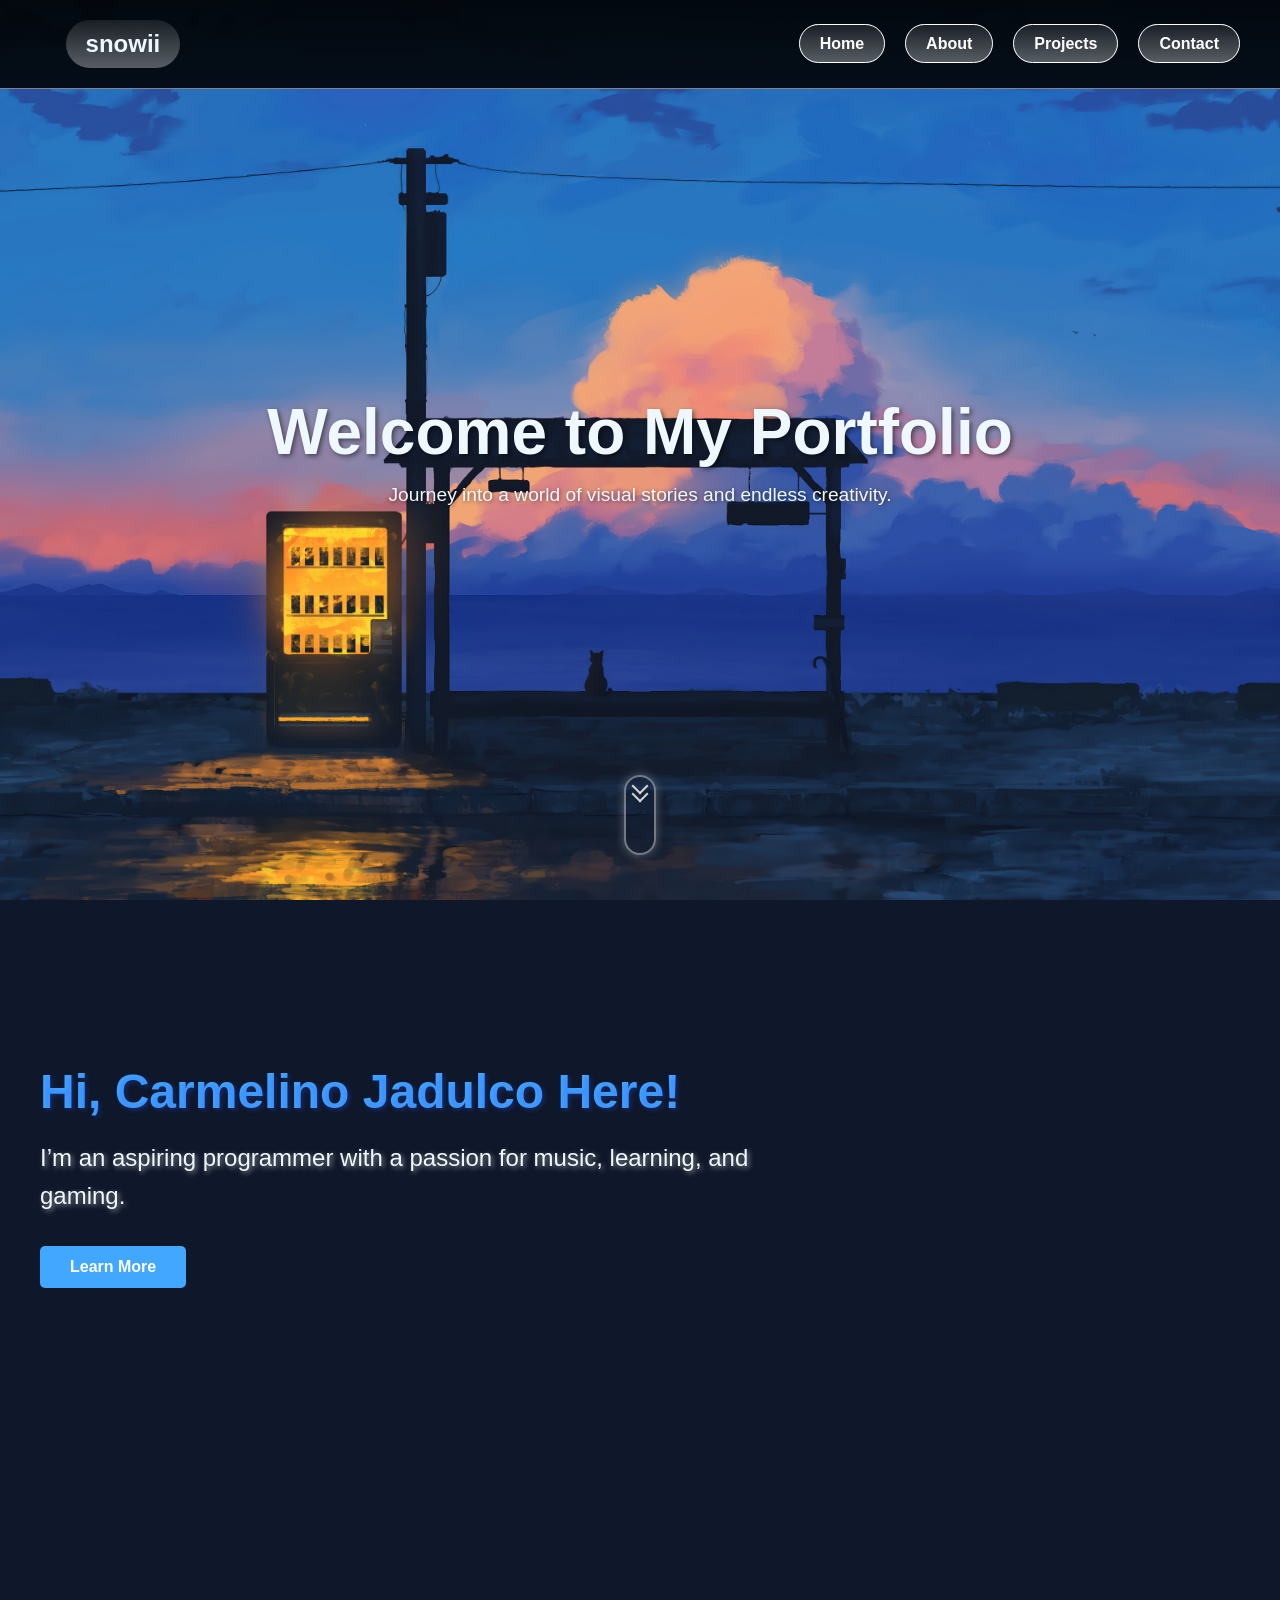
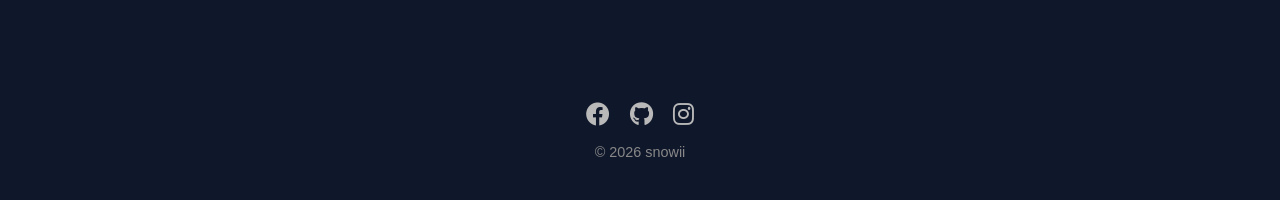
<file: index.html>
<!DOCTYPE html>
<html lang="en">

<head>
    <meta charset="UTF-8">
    <meta name="viewport" content="width=device-width, initial-scale=1.0">
    <title>MyPortfolio | Home</title>
    <!-- External Styles -->
    <link rel="stylesheet" href="styles.css">
    <link rel="stylesheet" href="https://cdnjs.cloudflare.com/ajax/libs/font-awesome/6.0.0/css/all.min.css">
</head>

<body>
    <!-- Header with Navigation -->
    <header>
        <nav>
            <div class="logo">
                <h2>snowii</h2>
            </div>
            <ul>
                <li><a href="index.html">Home</a></li>
                <li><a href="about.html">About</a></li>
                <li><a href="projects.html">Projects</a></li>
                <li><a href="contact.html">Contact</a></li>
            </ul>
        </nav>
    </header>

    <!-- Hero Section -->
    <main style="background-image: url(images/sunrise-cat-anime-seaside-scenery-4k-wallpaper-uhdpaper.com-508@5@f.jpg); background-size: cover; background-position: center bottom; background-repeat: no-repeat; background-attachment: fixed;">
        <div class="container">
            <div class="main-text">
                <h1>Welcome to My Portfolio</h1>
                <p>Journey into a world of visual stories and endless creativity.</p>
            </div>
            <!-- Animated Scroll Indicator -->
            <div class="scroll-down"><a href="#next-index"></a></div>
        </div>
    </main>

    <!-- About Intro Section -->
    <section id="next-index">
        <div class="container">
            <div class="section-heading" style="margin-top: 5vw;">
                <h2>Hi, Carmelino Jadulco Here!</h2>
            </div>
            <div class="section-text">
                <p>I’m an aspiring programmer with a passion for music, learning, and gaming.</p>
            </div>
            <a href="about.html" class="btn">Learn More</a>
        </div>

        <!-- Global Footer -->
        <footer>
            <div class="footer-icons">
                <a href="https://www.facebook.com/8273747373838477373828373728288347838282778292828A" class="icon-link"><i class="fab fa-facebook"></i></a>
                <a href="https://github.com/snowii-yukii" class="icon-link"><i class="fab fa-github"></i></a>
                <a href="https://www.instagram.com/carameal25/" class="icon-link"><i class="fab fa-instagram"></i></a>
            </div>
            <p>&copy; 2026 snowii</p>
        </footer>
    </section>
</body>

</html>
</file>
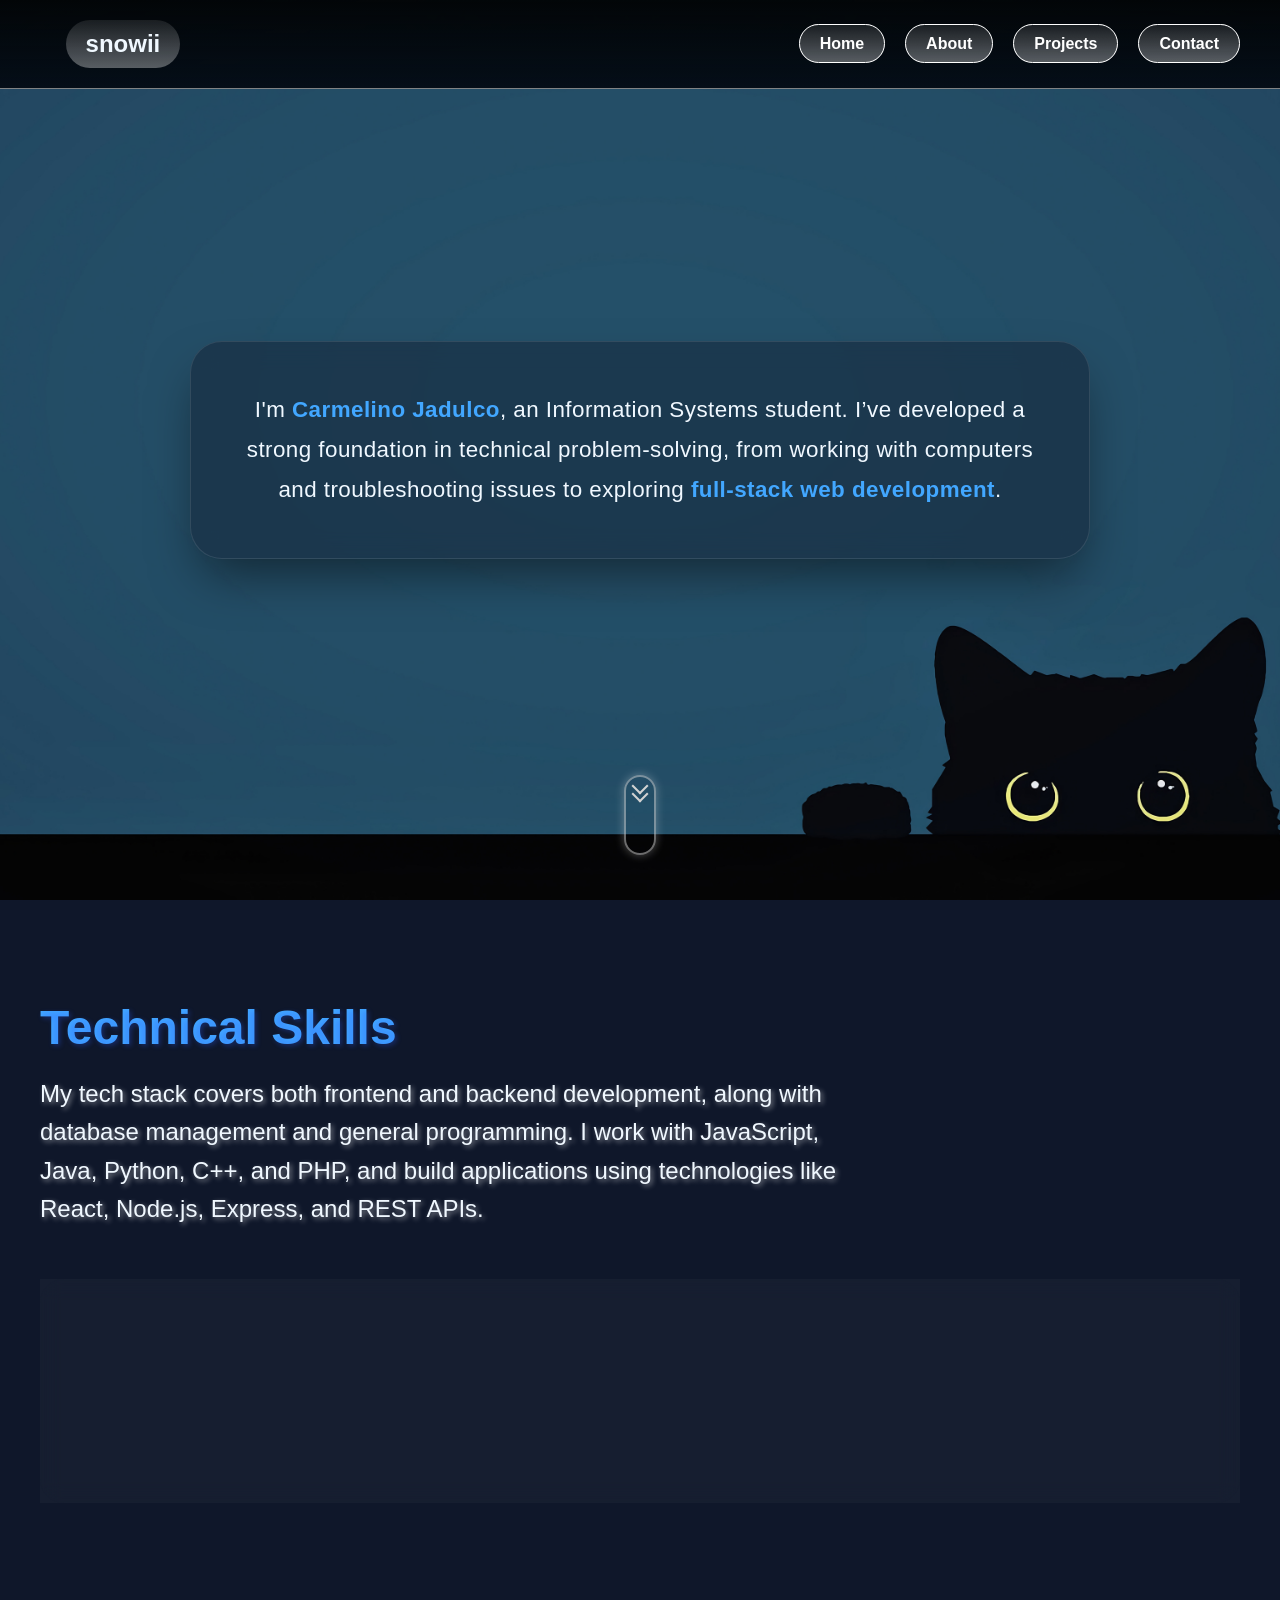
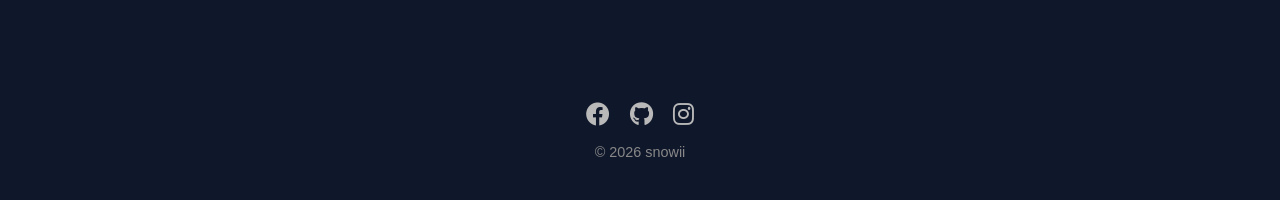
<file: about.html>
<!DOCTYPE html>
<html lang="en">

<head>
    <meta charset="UTF-8">
    <meta name="viewport" content="width=device-width, initial-scale=1.0">
    <title>MyPortfolio | About</title>
    <!-- External Styles -->
    <link rel="stylesheet" href="styles.css">
    <link rel="stylesheet" href="https://cdnjs.cloudflare.com/ajax/libs/font-awesome/6.0.0/css/all.min.css">
</head>

<body>
    <!-- Header with Navigation -->
    <header>
        <nav>
            <div class="logo">
                <h2>snowii</h2>
            </div>
            <ul>
                <li><a href="index.html">Home</a></li>
                <li><a href="about.html">About</a></li>
                <li><a href="projects.html">Projects</a></li>
                <li><a href="contact.html">Contact</a></li>
            </ul>
        </nav>
    </header>

    <!-- Overview Hero -->
    <main style="background-image: url(images/black-cat-minimalist-digital-art-4k-wallpaper-uhdpaper.com-101@5@h.jpg);
    background-size: cover; background-position: center;
    background-repeat: no-repeat; background-attachment: fixed;">
        <div class="container">
            <div class="main-text about-main-text">
                <p>I'm <span class="highlight">Carmelino Jadulco</span>, an Information Systems student. I’ve developed a strong foundation in technical problem-solving, from working with computers and troubleshooting issues to exploring <span class="highlight">full-stack web development</span>.</p>
            </div>
        </div>
        <div class="scroll-down"><a href="#next-about"></a></div>
    </main>

    <!-- Technical Skills Section -->
    <section id="next-about">
        <div class="container">
            <div class="section-heading">
                <h2>Technical Skills</h2>
            </div>
            <div class="section-text">
                <p>My tech stack covers both frontend and backend development, along with database management and general programming. I work with JavaScript, Java, Python, C++, and PHP, and build applications using technologies like React, Node.js, Express, and REST APIs.</p>
            </div>

            <!-- Tech Stack Icons Grid -->
            <div class="icon-container">
                <div class="tech-icons"><img src="images/js.png" alt="JavaScript"></div>
                <div class="tech-icons"><img src="images/html-removebg-preview.png" alt="HTML"></div>
                <div class="tech-icons" style="padding: 13px;"><img src="images/css-removebg-preview.png" alt="CSS"></div>
                <div class="tech-icons"><img src="images/mongodb-removebg-preview.png" alt="MongoDB"></div>
                <div class="tech-icons"><img src="images/express.png" alt="Express"></div>
                <div class="tech-icons"><img src="images/react-removebg-preview-removebg-preview.png" alt="React"></div>
                <div class="tech-icons"><img src="images/node-removebg-preview.png" alt="Node.js"></div>
                <div class="tech-icons"><img src="images/java.png" alt="Java"></div>
                <div class="tech-icons"><img src="images/py-removebg-preview.png" alt="Python"></div>
                <div class="tech-icons"><img src="images/php-removebg-preview.png" alt="PHP"></div>
                <div class="tech-icons"><img src="images/mysql-removebg-preview.png" alt="MySQL"></div>
                <div class="tech-icons"><img src="images/postgresql-removebg-preview.png" alt="PostgreSQL"></div>
                <div class="tech-icons"><img src="images/c++-removebg-preview.png" alt="C++"></div>
                <div class="tech-icons"><img src="images/git-removebg-preview.png" alt="Git"></div>
                <div class="tech-icons"><img src="images/github-removebg-preview.png" alt="GitHub"></div>
            </div>
        </div>

        <!-- Global Footer -->
        <footer>
            <div class="footer-icons">
                <a href="https://www.facebook.com/8273747373838477373828373728288347838282778292828A" class="icon-link"><i class="fab fa-facebook"></i></a>
                <a href="https://github.com/snowii-yukii" class="icon-link"><i class="fab fa-github"></i></a>
                <a href="https://www.instagram.com/carameal25/" class="icon-link"><i class="fab fa-instagram"></i></a>
            </div>
            <p>&copy; 2026 snowii</p>
        </footer>
    </section>
</body>

</html>
</file>
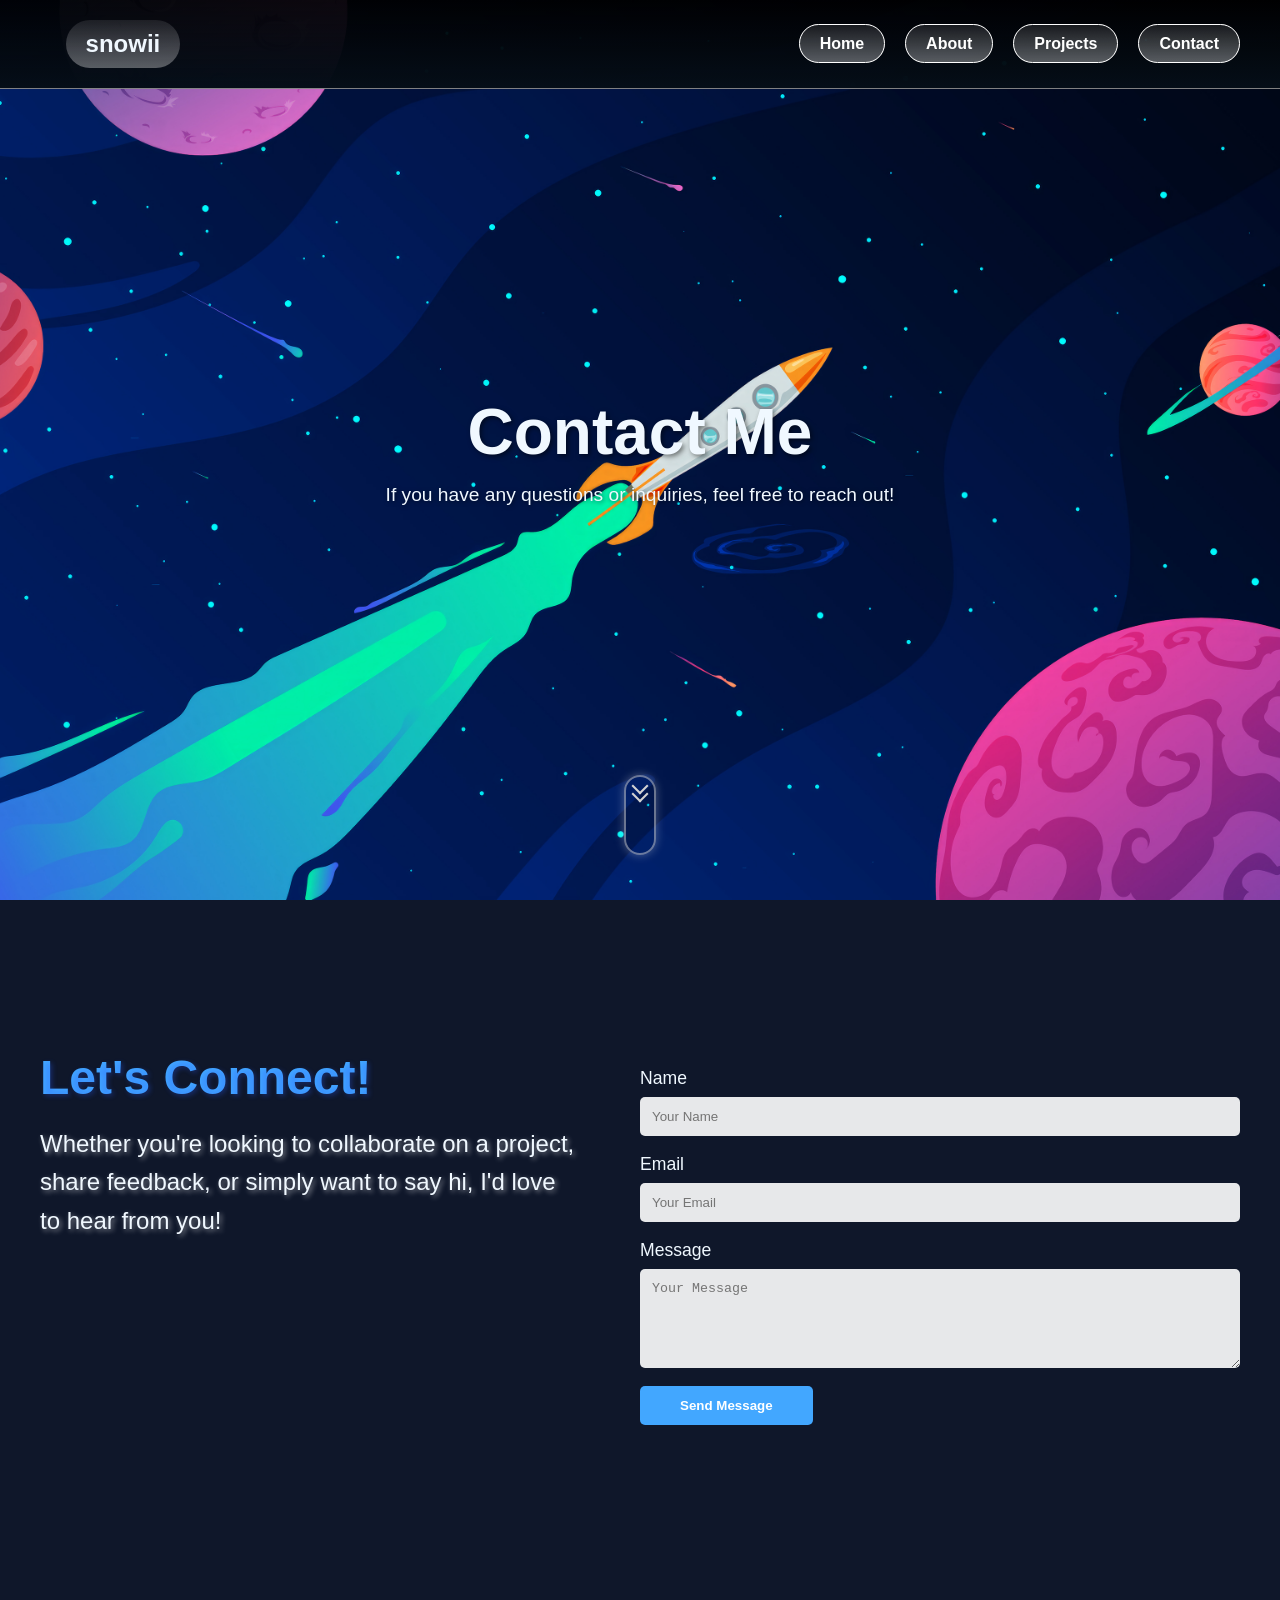
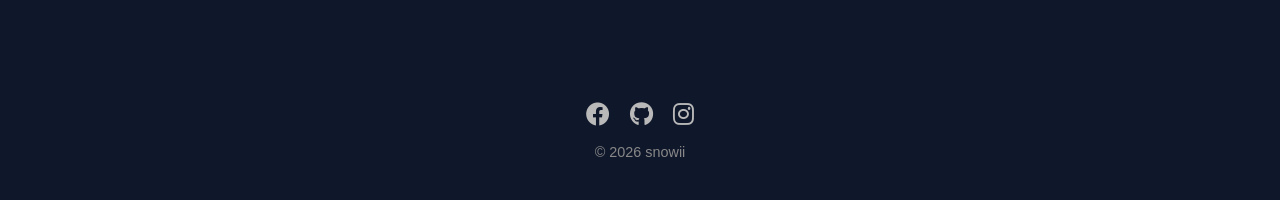
<file: contact.html>
<!DOCTYPE html>
<html lang="en">

<head>
    <meta charset="UTF-8">
    <meta name="viewport" content="width=device-width, initial-scale=1.0">
    <title>MyPortfolio | Contact</title>
    <!-- External Styles -->
    <link rel="stylesheet" href="styles.css">
    <link rel="stylesheet" href="https://cdnjs.cloudflare.com/ajax/libs/font-awesome/6.0.0/css/all.min.css">
</head>

<body>
    <!-- Header with Navigation -->
    <header>
        <nav>
            <div class="logo">
                <h2>snowii</h2>
            </div>
            <ul>
                <li><a href="index.html">Home</a></li>
                <li><a href="about.html">About</a></li>
                <li><a href="projects.html">Projects</a></li>
                <li><a href="contact.html">Contact</a></li>
            </ul>
        </nav>
    </header>

    <!-- Contact Hero -->
    <main style="background-image: url(images/spaceship-rocket-space-digital-art-4k-wallpaper-uhdpaper.com-274@0@j.jpg);
    background-size: cover; background-position: center;
    background-repeat: no-repeat; background-attachment: fixed;">
        <div class="container">
            <div class="main-text">
                <h1>Contact Me</h1>
                <p>If you have any questions or inquiries, feel free to reach out!</p>
            </div>
        </div>
        <div class="scroll-down"><a href="#next-contact"></a></div>
    </main>

    <!-- Contact Information & Form Section -->
    <section id="next-contact">
        <div class="container">
            <div class="contact-container">
                <!-- Contact Info Text -->
                <div class="contact-text">
                    <div class="section-heading">
                        <h2>Let's Connect!</h2>
                    </div>
                    <div class="section-text">
                        <p>Whether you're looking to collaborate on a project, share feedback, or simply want to say hi, I'd love to hear from you!</p>
                    </div>
                </div>

                <!-- Contact Form -->
                <div class="contact-form">
                    <form action="#">
                        <div class="form-group">
                            <label style="margin-top: 2vh;" for="name">Name</label>
                            <input type="text" id="name" name="name" placeholder="Your Name" required>
                        </div>
                        <div class="form-group">
                            <label style="margin-top: 2vh;" for="email">Email</label>
                            <input type="email" id="email" name="email" placeholder="Your Email" required>
                        </div>
                        <div class="form-group">
                            <label style="margin-top: 2vh;" for="message">Message</label>
                            <textarea id="message" name="message" rows="5" placeholder="Your Message" required></textarea>
                        </div>
                        <button style="margin-top: 2vh;" type="submit">Send Message</button>
                    </form>
                </div>
            </div>
        </div>

        <!-- Global Footer -->
        <footer>
            <div class="footer-icons">
                <a href="https://www.facebook.com/8273747373838477373828373728288347838282778292828A" class="icon-link"><i class="fab fa-facebook"></i></a>
                <a href="https://github.com/snowii-yukii" class="icon-link"><i class="fab fa-github"></i></a>
                <a href="https://www.instagram.com/carameal25/" class="icon-link"><i class="fab fa-instagram"></i></a>
            </div>
            <p>&copy; 2026 snowii</p>
        </footer>
    </section>
</body>

</html>
</file>
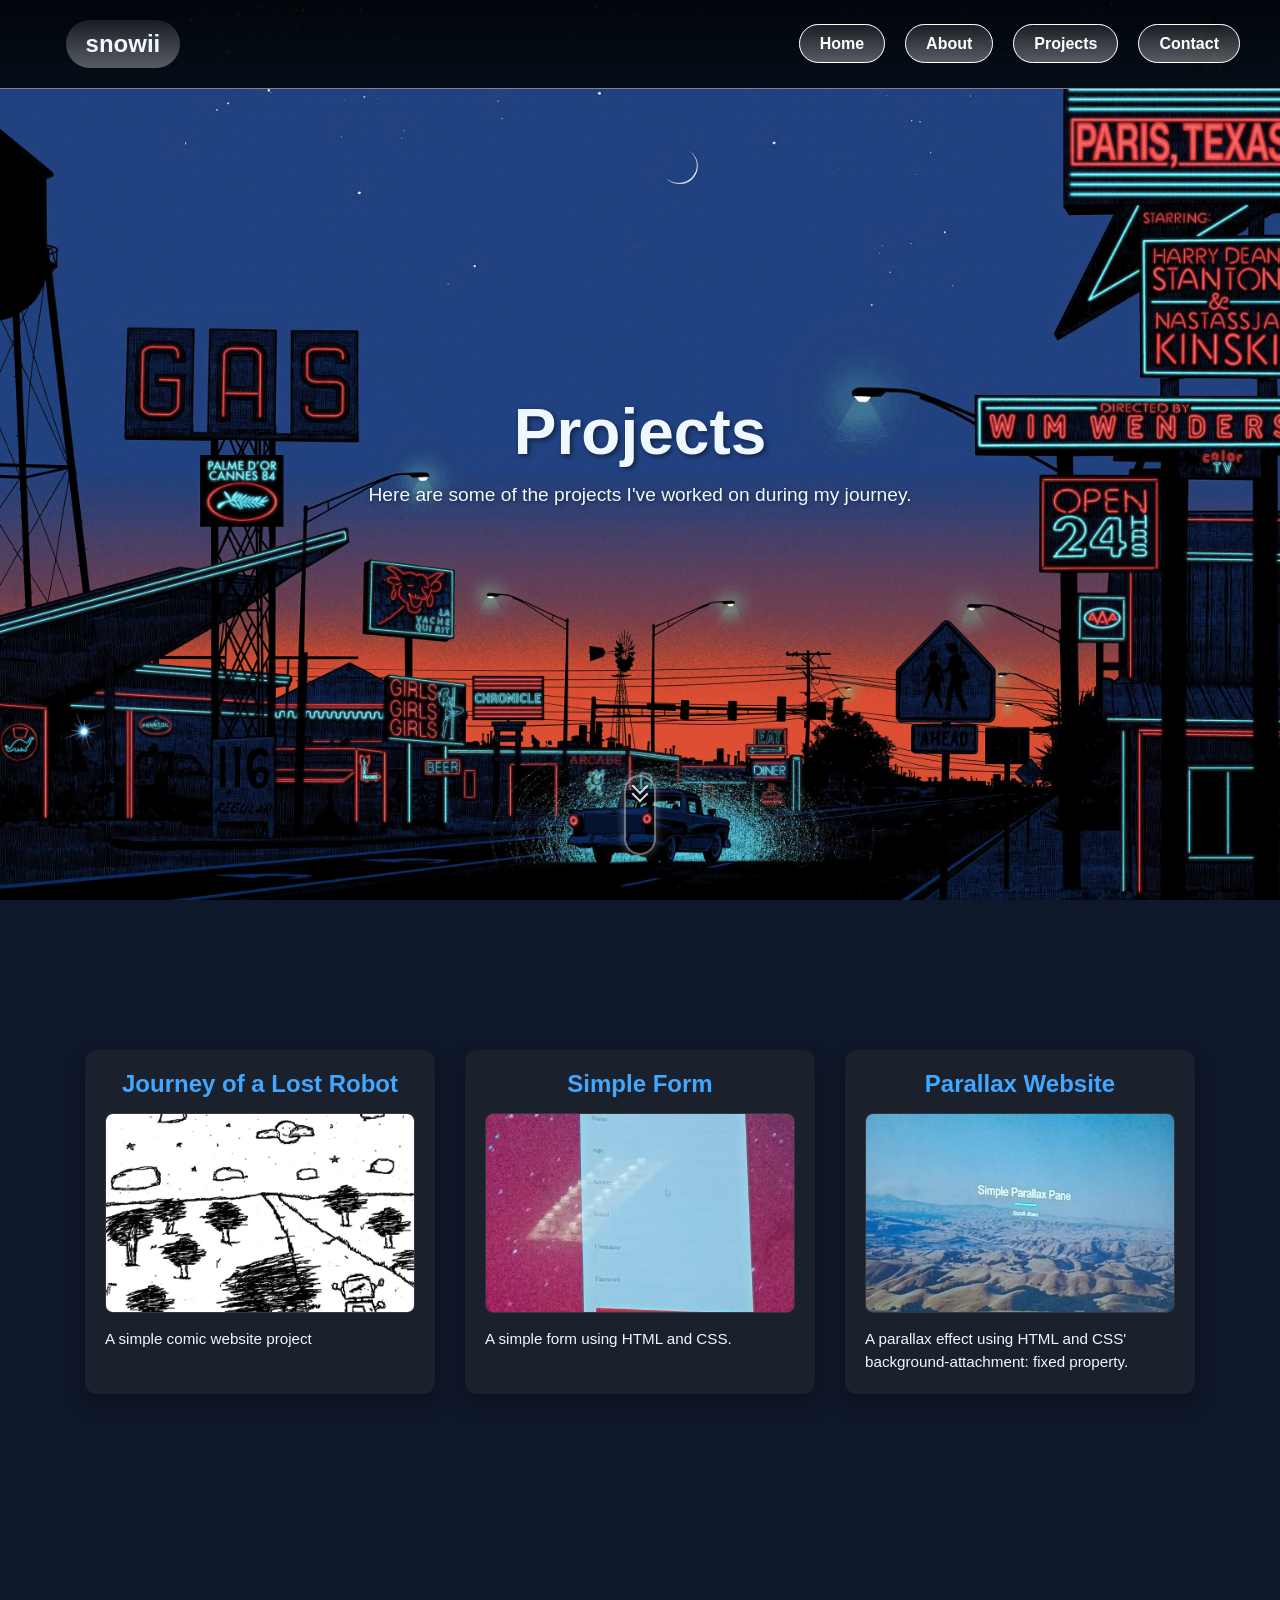
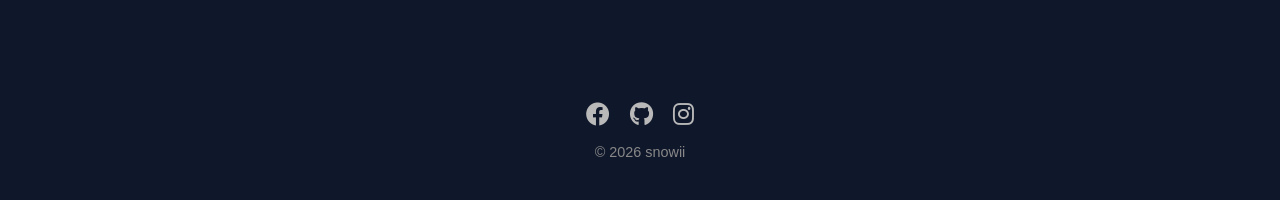
<file: projects.html>
<!DOCTYPE html>
<html lang="en">

<head>
    <meta charset="UTF-8">
    <meta name="viewport" content="width=device-width, initial-scale=1.0">
    <title>MyPortfolio | Projects</title>
    <!-- External Styles -->
    <link rel="stylesheet" href="styles.css">
    <link rel="stylesheet" href="https://cdnjs.cloudflare.com/ajax/libs/font-awesome/6.0.0/css/all.min.css">
</head>

<body>
    <!-- Header with Navigation -->
    <header>
        <nav>
            <div class="logo">
                <h2>snowii</h2>
            </div>
            <ul>
                <li><a href="index.html">Home</a></li>
                <li><a href="about.html">About</a></li>
                <li><a href="projects.html">Projects</a></li>
                <li><a href="contact.html">Contact</a></li>
            </ul>
        </nav>
    </header>

    <!-- Projects Hero -->
    <main style="background-image: url(images/town-night-sunset-digital-art-4k-wallpaper-uhdpaper.com-540@5@e.jpg);
    background-size: cover; background-position: center;
    background-repeat: no-repeat; background-attachment: fixed;">
        <div class="container">
            <div class="main-text">
                <h1>Projects</h1>
                <p>Here are some of the projects I've worked on during my journey.</p>
            </div>
        </div>
        <div class="scroll-down"><a href="#next-projects"></a></div>
    </main>

    <!-- Project Showcase Section -->
    <section id="next-projects">
        <div class="container">
            <div class="project-cards">
                <!-- Project 1 -->
                <div class="project-card">
                    <h2>Journey of a Lost Robot</h2>
                    <img src="images/2.jpg" alt="Project 1 Thumbnail">
                    <p>A simple comic website project</p>
                </div>
                <!-- Project 2 -->
                <div class="project-card">
                    <h2>Simple Form</h2>
                    <img src="images/project1.jpg" alt="Project 2 Thumbnail">
                    <p>A simple form using HTML and CSS.</p>
                </div>
                <!-- Project 3 -->
                <div class="project-card">
                    <h2>Parallax Website</h2>
                    <img src="images/project2.jpg" alt="Project 3 Thumbnail">
                    <p>A parallax effect using HTML and CSS' background-attachment: fixed property.</p>
                </div>
            </div>
        </div>

        <!-- Global Footer -->
        <footer>
            <div class="footer-icons">
                <a href="https://www.facebook.com/8273747373838477373828373728288347838282778292828A" class="icon-link"><i class="fab fa-facebook"></i></a>
                <a href="https://github.com/snowii-yukii" class="icon-link"><i class="fab fa-github"></i></a>
                <a href="https://www.instagram.com/carameal25/" class="icon-link"><i class="fab fa-instagram"></i></a>
            </div>
            <p>&copy; 2026 snowii</p>
        </footer>
    </section>
</body>

</html>
</file>
<file: styles.css>
/* 
    ========================================
    SNOWII PORTFOLIO - MASTER STYLESHEET
    ========================================
    This file contains all global styles, 
    layouts, and animations.
*/

/* --- Base Reset --- */
* {
    margin: 0;
    padding: 0;
    box-sizing: border-box;
}

:root {
    overflow-x: hidden;
    scroll-behavior: smooth;
    --primary-color: rgb(66, 167, 255);
    --bg-dark: #0f172a;
    --bg-darker: rgba(0, 0, 0, 0.92);
    --text-light: aliceblue;
    --text-muted: #b9b9b9;
}

body {
    font-family: 'Poppins', sans-serif;
    background-color: var(--bg-dark);
    color: var(--text-light);
}

/* --- Header & Navigation --- */
header {
    border-bottom: 1px solid rgba(255, 255, 255, 0.5);
    position: fixed;
    z-index: 9999;
    top: 0;
    left: 0;
    padding: 20px;
    background-image: linear-gradient(to bottom, rgba(0, 0, 0, 0.92), rgb(5, 14, 24));
    width: 100%;
}

header nav {
    display: flex;
    justify-content: space-between;
    align-items: center;
    width: 100%;
    padding: 0 20px;
}

header nav .logo h2 {
    margin-left: 2vw;
    padding: 10px 20px 10px 20px;
    border-radius: 25px;
    background-image: linear-gradient(to bottom, rgba(255, 255, 255, 0.092), rgba(255, 255, 255, 0.332));
    font-size: 1.5rem;
    color: var(--text-light);
    transition: 0.3s ease;
}

header nav .logo h2:hover {
    cursor: pointer;
    text-shadow: 0px 2px 20px #eee;
}

header nav ul {
    display: flex;
    list-style: none;
    gap: 20px;
}

header nav ul li a {
    background-image: linear-gradient(to bottom, rgba(255, 255, 255, 0.092), rgba(255, 255, 255, 0.332));
    text-decoration: none;
    font-weight: bold;
    color: #ffffff;
    padding: 10px 20px;
    transition: 0.3s ease;
    border-radius: 25px;
    border: 1px solid #ffffff;
}

header nav ul li a:hover {
    box-shadow: 0px 2px 20px #eee;
}

/* --- Main / Hero Sections --- */
main {
    min-height: 100vh;
    width: 100%;
    display: flex;
    flex-direction: column;
    justify-content: center;
    align-items: center;
    background-image: linear-gradient(to bottom, rgb(5, 14, 24), var(--bg-dark));
}

.main-text {
    color: var(--text-light);
    text-align: center;
    opacity: 0;
    animation: fadeInLoad 1.5s ease-out forwards;
    padding: 0 20px;
}

.main-text h1, .main-text h2 {
    font-size: clamp(2.5rem, 8vw, 4rem);
    margin-bottom: 15px;
    text-shadow: 2px 2px 5px rgba(0,0,0,0.5);
    color: var(--text-light);
}

.main-text p {
    font-size: clamp(1rem, 3vw, 1.2rem);
    text-shadow: 1px 1px 4px rgba(0,0,0,0.5);
    max-width: 800px;
    margin: 0 auto;
    color: var(--text-light);
}

/* --- About Page Hero Specific Styles --- */
.about-main-text {
    background: rgba(15, 23, 42, 0.4);
    backdrop-filter: blur(12px);
    -webkit-backdrop-filter: blur(12px);
    border: 1px solid rgba(255, 255, 255, 0.1);
    padding: 3rem 2rem;
    border-radius: 2rem;
    box-shadow: 0 25px 50px -12px rgba(0, 0, 0, 0.5);
    max-width: 900px;
    margin: 0 auto;
}

.about-main-text p {
    font-size: clamp(1.1rem, 2.5vw, 1.4rem);
    line-height: 1.8;
    letter-spacing: 0.02em;
    font-weight: 300;
    text-shadow: none; /* Cleaner look for glassmorphism */
}

.about-main-text .highlight {
    color: var(--primary-color);
    font-weight: 600;
    position: relative;
    white-space: nowrap;
}

.about-main-text .highlight::after {
    content: '';
    position: absolute;
    bottom: -2px;
    left: 0;
    width: 100%;
    height: 2px;
    background: var(--primary-color);
    transform: scaleX(0);
    transform-origin: right;
    transition: transform 0.4s cubic-bezier(0.165, 0.84, 0.44, 1);
}

.about-main-text:hover .highlight::after {
    transform: scaleX(1);
    transform-origin: left;
}

/* --- Shared Layout Components --- */
.container {
    width: 100%;
    max-width: 1200px;
    margin: 0 auto;
    padding: 0 20px;
}

section {
    position: relative;
    min-height: 100vh;
    width: 100%;
    background-image: linear-gradient(to bottom, var(--bg-dark), var(--bg-darker));
    background-size: cover;
    background-position: center top; 
    background-repeat: no-repeat;
    background-attachment: fixed;
    padding: 100px 0; /* Base padding for all sections */
}

.section-heading h2 {
    font-size: clamp(2rem, 5vw, 3rem);
    text-align: left;
    background-image: linear-gradient(45deg, var(--primary-color) 80%, #ffffff);
    color: transparent;
    -webkit-background-clip: text;
    background-clip: text;
    text-shadow: 2px 2px 5px rgba(43, 92, 255, 0.3);
    margin-bottom: 20px;
}

.section-text {
    color: var(--text-light);
    font-size: clamp(1rem, 3vw, 1.5rem);
    line-height: 1.6;
    text-shadow: 2px 2px 5px rgba(255, 255, 255, 0.5);
    text-align: left;
    max-width: 800px;
}

/* --- Buttons --- */
.btn {
    display: inline-block; 
    margin-top: 30px;
    padding: 12px 30px; 
    background-color: var(--primary-color);
    border-radius: 5px;
    font-weight: bold;
    transition: 0.3s ease;
    text-decoration: none;
    color: white;
    text-align: center;
}

.btn a {
    color: inherit;
    text-decoration: none;
}

.btn:hover {
    box-shadow: 0px 2px 20px rgba(255, 255, 255, 0.3);
    transform: translateY(-2px);
}

/* --- Gallery Styles --- */
.gallery-container {
    padding: 60px 20px 150px; /* Extra bottom padding to avoid footer */
    display: grid;
    grid-template-columns: repeat(3, 1fr);
    gap: 20px;
    max-width: 1100px; /* Slightly smaller to prevent overcrowding */
    margin: 0 auto;
}

.gallery-item {
    position: relative;
    overflow: hidden;
    border-radius: 12px;
    box-shadow: 0 10px 30px rgba(0, 0, 0, 0.5);
    background: #1a202c;
    aspect-ratio: 1 / 1;
}

.gallery-item img {
    width: 100%;
    height: 100%;
    object-fit: cover;
    transition: transform 0.5s ease;
}

.gallery-item:hover img {
    transform: scale(1.1);
}

.gallery-item .overlay {
    position: absolute;
    bottom: 0;
    left: 0;
    width: 100%;
    padding: 15px;
    background: linear-gradient(transparent, rgba(0,0,0,0.8));
    color: white;
    opacity: 0;
    transition: opacity 0.3s ease;
}

.gallery-item:hover .overlay {
    opacity: 1;
}

/* --- Tech Icons (About Page) --- */
.icon-container {
    margin-top: 50px;
    padding: 2rem;
    display: flex;
    flex-wrap: wrap;
    justify-content: center;
    gap: 20px;
    background: rgba(255, 255, 255, 0.03);
    backdrop-filter: blur(10px);
    border-radius: 24px;
}

.tech-icons {
    width: 70px;
    height: 70px;
    padding: 10px;
    background-color: #000;
    border-radius: 10px;
    transition: 0.3s;
}

.tech-icons img {
    width: 100%;
    height: 100%;
    object-fit: contain;
}

.tech-icons:hover {
    transform: scale(1.15);
}

/* --- Contact Form --- */
.contact-container {
    display: flex;
    justify-content: space-between;
    gap: 50px;
    margin-top: 50px;
}

.contact-text {
    width: 45%;
}

.contact-form {
    width: 50%;
    display: flex;
    flex-direction: column;
    gap: 20px;
}

.form-group {
    display: flex;
    flex-direction: column;
    gap: 8px;
}

.form-group label {
    font-size: 1.1rem;
    color: var(--text-light);
}

.form-group input, .form-group textarea {
    padding: 12px;
    border-radius: 5px;
    border: none;
    background: rgba(255, 255, 255, 0.9);
}

.contact-form button {
    align-self: flex-start;
    padding: 12px 40px;
    background: var(--primary-color);
    color: white;
    border: none;
    border-radius: 5px;
    font-weight: bold;
    cursor: pointer;
    transition: 0.3s;
}

.contact-form button:hover {
    box-shadow: 0 0 20px rgba(66, 167, 255, 0.4);
}

/* --- Project Cards --- */
.project-cards {
    display: flex;
    flex-wrap: wrap;
    justify-content: center;
    gap: 30px;
    padding: 50px 0;
}

.project-card {
    background-color: #1a202c;
    border-radius: 12px;
    padding: 20px;
    width: 100%;
    max-width: 350px;
    display: flex;
    flex-direction: column;
    gap: 15px;
    box-shadow: 0 10px 20px rgba(0,0,0,0.3);
    transition: transform 0.3s ease;
}

.project-card:hover {
    transform: translateY(-10px);
}

.project-card img {
    width: 100%;
    height: 200px;
    object-fit: cover;
    border-radius: 8px;
    border: 1px solid rgba(255, 255, 255, 0.1);
}

.project-card h2 {
    font-size: 1.5rem;
    color: var(--primary-color);
    text-align: center;
}

.project-card p {
    font-size: 0.95rem;
    color: var(--text-light);
    line-height: 1.5;
}

/* --- Footer --- */
footer {
    position: absolute;
    bottom: 0;
    left: 0;
    width: 100%;
    text-align: center;
    padding: 40px 20px;
    background: transparent;
    color: #888;
    font-size: 0.9rem;
}

.footer-icons {
    display: flex;
    justify-content: center;
    gap: 20px;
    margin-bottom: 15px;
}

.icon-link {
    color: var(--text-muted);
    font-size: 24px;
    transition: 0.3s ease;
}

.icon-link:hover {
    color: #ffffff;
    transform: translateY(-3px);
}

/* --- Scroll Indicator --- */
.scroll-down {
    position: absolute;
    left: 50%;
    bottom: 5%;
    transform: translateX(-50%);
    height: 5rem;
    width: 2rem;
    border-radius: 50px;
    border: 2px solid rgba(211, 211, 211, 0.5);
    cursor: pointer;
    z-index: 5;
    box-shadow: 0 0 10px rgba(255, 255, 255, 0.3);
    transition: 0.3s ease;
}

.scroll-down:hover {
    border: 2px solid lightgray;
    box-shadow: 0 0 20px rgba(255, 255, 255, 0.6);
}

.scroll-down::before, .scroll-down::after {
    content: "";
    position: absolute;
    top: 20%;
    left: 50%;
    height: 10px;
    width: 10px;
    transform: translate(-50%, -100%) rotate(45deg);
    border: 2px solid lightgray;
    border-top: transparent;
    border-left: transparent;
    animation: scroll-down 3s ease-in-out infinite;
}

.scroll-down::before {
    top: 30%;
    animation-delay: 0.8s;
}

.scroll-down a {
    display: block;
    width: 100%;
    height: 100%;
    text-decoration: none;
    z-index: 1;
}

/* --- Animations --- */
@keyframes fadeInLoad {
    0% { opacity: 0; transform: translateY(30px); }
    100% { opacity: 1; transform: translateY(0); }
}

@keyframes scroll-down {
    0% { opacity: 0; }
    30%, 60% { opacity: 1; }
    100% { opacity: 0; top: 90%; }
}

@keyframes fadeIn {
    0% { opacity: 0; }
    100% { opacity: 1; }
}

@keyframes galleryEntrance {
    from { opacity: 0; transform: scale(0.8) translateY(50px); }
    to { opacity: 1; transform: scale(1) translateY(0); }
}

/* --- Responsive Media Queries --- */

/* Tablets & Small Laptops */
@media screen and (max-width: 992px) {
    header nav { padding: 0 10px; }
    header nav ul { gap: 10px; }
    header nav ul li a { padding: 8px 12px; font-size: 0.9rem; }
    
    .contact-container { flex-direction: column; gap: 30px; }
    .contact-text, .contact-form { width: 100%; }
    
    .gallery-container { grid-template-columns: repeat(2, 1fr); }
    
    .project-cards { gap: 20px; }
}

/* Mobile Devices */
@media screen and (max-width: 768px) {
    header nav { flex-direction: column; gap: 15px; }
    header { position: relative; background: var(--bg-dark); }
    
    section { padding: 60px 0; }
    
    .section-heading h2, .section-text { text-align: center; margin-left: 0; max-width: 100%; }
    
    .gallery-container { grid-template-columns: 1fr; padding-bottom: 100px; }
    
    .icon-container { width: 90%; }
    
    .project-card { max-width: 100%; }
}

/* Large Screens Fine-tuning */
@media screen and (min-width: 1200px) {
    .container { padding: 0; }
}
</file>
